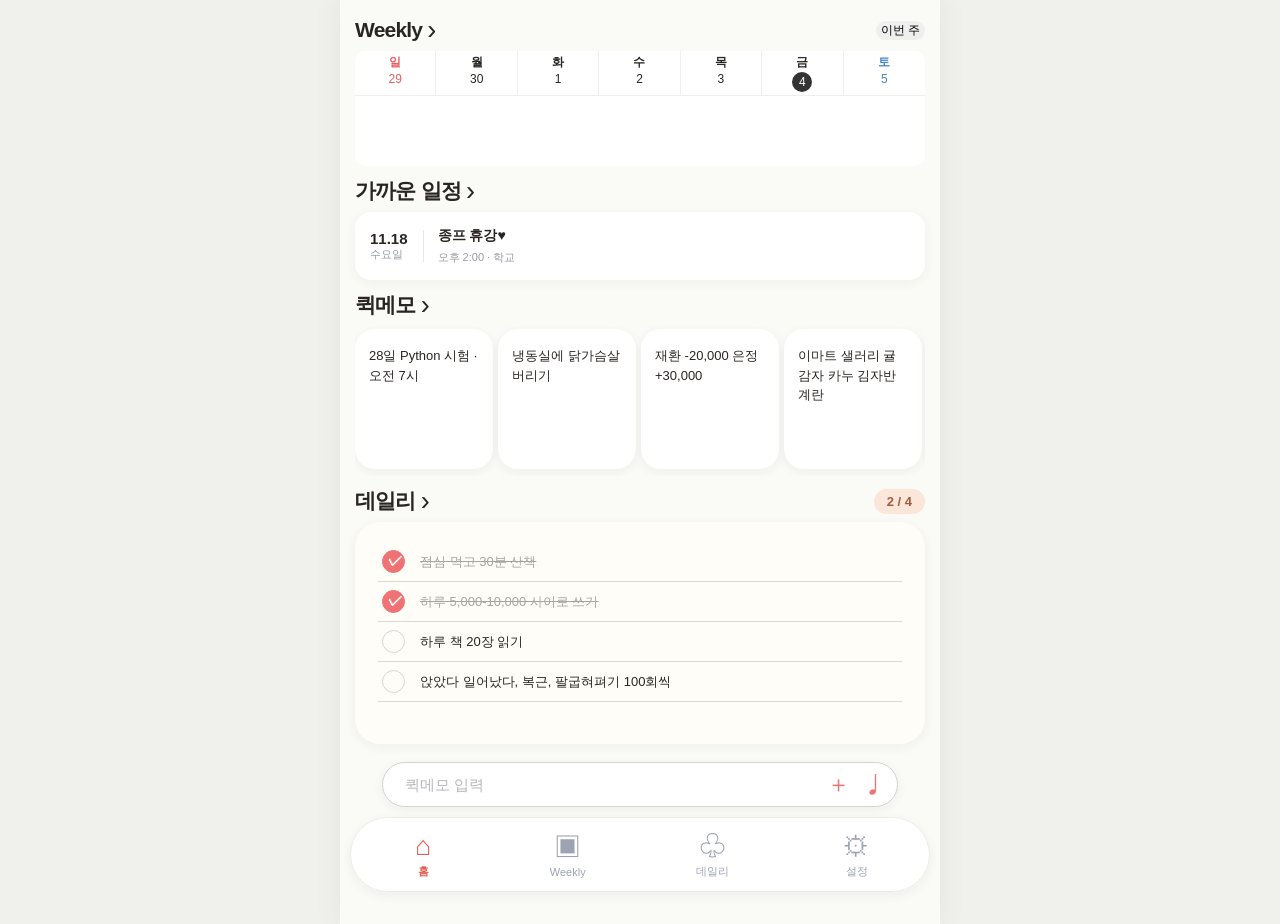
<file: index.html>
<!DOCTYPE html>
<html lang="ko">
<head>
  <meta charset="UTF-8">
  <meta name="viewport" content="width=device-width, initial-scale=1.0">
  <meta name="theme-color" content="#FAFAF7">
  <title>좋은습관</title>
  <link rel="stylesheet" href="style.css">
  <link rel="stylesheet" href="https://fonts.googleapis.com/css2?family=Material+Symbols+Outlined:opsz,wght,FILL,GRAD@24,400,0,0" rel="stylesheet" />
</head>
<body>

<div class="app">

  <main class="page-panel" data-page="home">
    <!-- Header -->
    <header class="header">
      <!-- <div class="brand">
        <div class="brand-icon">✎</div>
        <h1>좋은습관</h1>
      </div> -->
    </header>


    <!-- Weekly -->
    <section class="section weekly-section" id="weeklySummary">
      <div class="section-heading">
        <h2>Weekly <span class="arrow">›</span></h2>
        <div class="week-controls">
          <button id="prevWeek" class="round-button">‹</button>
          <button id="currentWeek" class="week-select">이번주</button>
          <button id="nextWeek" class="round-button">›</button>
        </div>
      </div>

      <div class="calendar-card">
        <div class="calendar" id="calendar"></div>
        <div class="calendar-events" id="calendarEvents"></div>
      </div>
    </section>

    <!-- Upcoming Schedule -->
    <section class="section schedule-section">
      <div class="section-heading">
        <h2>가까운 일정 <span class="arrow">›</span></h2>
      </div>
      <div class="schedule-item">
        <div class="schedule-date">
          <strong>11.18</strong>
          <span>수요일</span>
        </div>
        <div class="schedule-info">
          <strong>종프 휴강♥</strong>
          <span>오후 2:00 · 학교</span>
        </div>
      </div>
    </section>

    <!-- Quick Memo -->
    <section class="section quick-section">
      <div class="section-heading">
        <h2>퀵메모 <span class="arrow">›</span></h2>
      </div>
      <div class="memo-list" id="memoList"></div>
    </section>
    
    <!-- Daily Habit -->
    <section class="section habit-section">
      <div class="section-heading">
        <h2>데일리 <span class="arrow">›</span></h2>
        <span class="progress-count" id="progressCount">2 / 4</span>
      </div>

      <div class="habit-card">
        <div class="habit-list" id="habitList"></div>
        <button class="add-habit" id="addHabit" aria-label="습관 추가"></button>
      </div>
    </section>
  </main>

  <main class="page-panel weekly-detail-page" data-page="weekly">
    <section class="section weekly-detail-section">
      <div class="section-heading">
        <h2>월간 달력</h2>
        <div class="week-controls">
          <button class="round-button month-nav-button" id="prevMonth" aria-label="지난 달">‹</button>
          <button class="week-select" id="monthLabel" aria-live="polite"></button>
          <button class="round-button month-nav-button" id="nextMonth" aria-label="다음 달">›</button>
          <button class="week-select" id="goToToday">오늘</button>
        </div>
      </div>

      <div class="calendar-card">
        <div class="month-weekdays" aria-hidden="true">
          <span class="sunday">일</span>
          <span>월</span>
          <span>화</span>
          <span>수</span>
          <span>목</span>
          <span>금</span>
          <span class="saturday">토</span>
        </div>
        <div class="month-calendar-grid" id="monthCalendar"></div>
      </div>
    </section>

    <section class="section weekly-agenda">
      <div class="section-heading">
        <h2>주간 일정</h2>
      </div>
      <div id="weeklyScheduleList"></div>
    </section>
  </main>

  <main class="page-panel" data-page="daily">
    <section class="section habit-section">
      <div class="section-heading">
        <h2>데일리</h2>
        <span class="progress-count" id="dailyProgressCount">2 / 4</span>
      </div>

      <div class="habit-card">
        <div class="habit-list" id="dailyHabitList"></div>
        <button class="add-habit" type="button" aria-label="습관 추가"></button>
      </div>
    </section>

    <section class="daily-mission-card" aria-labelledby="dailyMissionTitle">
      <h2 id="dailyMissionTitle">Daily mission</h2>
      <div class="mission-progress-grid" id="missionProgressGrid" aria-label="최근 35일 습관 달성 현황"></div>
      <div class="mission-rewards" aria-label="오늘의 보상">
        <span class="mission-medal" data-reward="1" aria-label="1단계">
          <img src="img/medal-grey.png" data-earned-src="img/bronze.png" alt="">
        </span>
        <span class="mission-medal" data-reward="2" aria-label="2단계">
          <img src="img/medal-grey.png" data-earned-src="img/silver.png" alt="">
        </span>
        <span class="mission-medal" data-reward="3" aria-label="3단계">
          <img src="img/medal-grey.png" data-earned-src="img/gold.png" alt="">
        </span>
        <span class="mission-medal" data-reward="4" aria-label="4단계">
          <img src="img/diamond-grey.png" data-earned-src="img/diamond.png" alt="">
        </span>
        <span class="mission-trophy" aria-label="오늘의 미션 완료">
          <img src="img/trophy-grey.png" data-earned-src="img/trophy.png" alt="">
        </span>
      </div>
    </section>
  </main>

  <main class="page-panel" data-page="settings">
    <section class="section">
      <div class="section-heading"><h2>설정</h2></div>
      <div class="schedule-item">
        <div class="schedule-info"><strong>설정 화면</strong><span>준비 중입니다.</span></div>
      </div>
    </section>
  </main>

  <!-- Bottom Navigation -->
  <nav class="bottom-nav" data-page="home">
    <section class="memo-input">
      <input id="memoInput" type="text" placeholder="퀵메모 입력" maxlength="100">
      <button id="addMemo" aria-label="메모 추가">＋</button>
      <button class="mic-button" aria-label="음성 입력">♩</button>
    </section>
    <div class="nav-items">
      <a class="nav-item" href="#home">
        <span class="nav-icon">⌂</span>
        <span>홈</span>
      </a>
      <a class="nav-item" href="#weekly">
        <span class="nav-icon">▣</span>
        <span>Weekly</span>
      </a>
      <a class="nav-item" href="#daily">
        <span class="nav-icon">♧</span>
        <span>데일리</span>
      </a>
      <a class="nav-item" href="#settings">
        <span class="nav-icon">⚙</span>
        <span>설정</span>
      </a>
    </div>
  </nav>

</div>

<!-- Memo Detail Popup -->
<div class="modal-overlay" id="memoModal">
  <div class="memo-modal">
    <button class="modal-close" id="closeModal">×</button>
    <div class="modal-label">QUICK MEMO</div>

    <textarea id="modalText" placeholder="메모 내용"></textarea>

    <div class="modal-bottom">
      <span class="memo-date" id="modalDate">26.11.18 수</span>
      <label class="todo-label">
        <input type="checkbox" id="todoCheck">
        <span>Todo</span>
      </label>
    </div>

    <div class="audio-player">
      <button id="playAudio">▶</button>
      <div class="audio-track">
        <div class="audio-progress" id="audioProgress"></div>
      </div>
      <span>음성 메모</span>
    </div>

    <button class="save-memo" id="saveMemo">저장</button>
    <button class="delete-memo" id="deleteMemo">닫기</button>
  </div>
</div>

<script src="script.js"></script>
</body>
</html>
</file>
<file: style.css>
:root {
  --bg: #FAFAF7;
  --white: #FFFFFF;
  --text: #292522;
  --sub: #999BA2;
  --line: #E8E7E2;
  --coral: #EF7375;
  --coral-light: #FCE9E3;
  --shadow: 0 3px 12px rgba(40, 35, 30, .055);
}

* {
  box-sizing: border-box;
}

body {
  margin: 0;
  background: #F0F0ED;
  color: var(--text);
  font-family: 'Noto Sans KR', sans-serif;
  font-size: 14px;
}

button, input, textarea {
  font: inherit;
}

button {
  cursor: pointer;
  border: 0;
}

.app {
  width: 100%;
  max-width: 600px;
  min-height: 100dvh;
  margin: auto;
  padding: 15px 15px 170px;
  background: var(--bg);
}

.page-panel {
  display: none;
}

.page-panel.active {
  display: block;
}

/* Header */

.header {
  display: flex;
  justify-content: end;
  align-items: center;
}

.brand {
  display: flex;
  align-items: center;
  gap: 13px;
}

.brand-icon {
  width: 56px;
  height: 56px;
  border-radius: 15px;
  background: #FBE0D4;
  color: #E64D26;
  display: grid;
  place-items: center;
  font-size: 36px;
  font-weight: 700;
}

.brand h1 {
  font-size: 27px;
  margin: 0;
  font-weight: 800;
  letter-spacing: -1.5px;
}

.icon-button {
  position: relative;
  background: none;
  font-size: 28px;
}

.notification-dot {
  position: absolute;
  top: 0;
  right: -5px;
  background: var(--coral);
  color: white;
  font-size: 10px;
  border-radius: 20px;
  padding: 1px 5px;
}

/* Memo Input */

.memo-input {
  height: 45px;
  border: 1.5px solid #D4D3D0;
  background: white;
  border-radius: 40px;
  display: flex;
  align-items: center;
  padding: 0 5px 0 20px;
  box-shadow: var(--shadow);
  margin-bottom: 0;
  width: 89%;
  justify-self: center;
}

.memo-input input {
  flex: 1;
  width: 0;
  border: none;
  outline: none;
  background: transparent;
  color: var(--text);
  font-size: 15px;
}

.memo-input input::placeholder {
  color: #B6B6BC;
}

.memo-input button {
  background: none;
  color: var(--coral);
  font-size: 23px;
}

.memo-input .mic-button {
  font-size: 24px;
}

/* Sections */

.section {
  margin-bottom: 10px;
}

.section-heading {
  display: flex;
  align-items: center;
  justify-content: space-between;
  margin-bottom: 5px;
}

.section-heading h2 {
  font-size: 21px;
  font-weight: 800;
  letter-spacing: -.8px;
  margin: 0;
}

.arrow {
  font-size: 27px;
  font-weight: 400;
  vertical-align: -2px;
}

.week-controls {
  display: flex;
  align-items: center;
  gap: 5px;
}

.round-button {
  display: none;
  background: transparent;
  color: var(--sub);
  font-size: 21px;
}

.week-select {
  /* border: 1px solid #b9b9b9; */
  border-radius: 30px;
  /* background: #FBE1D8; */
  padding: 1px 5px;
  font-size: 12px;
}

/* Weekly Calendar */

.calendar-card {
  background: #ffffff;
  border-radius: 10px;
  overflow: hidden;
  /* box-shadow: var(--shadow); */
  /* min-height: 190px; */
  /* padding-bottom: 12px; */
}

.calendar {
  display: grid;
  grid-template-columns: repeat(7, 1fr);
  border-bottom: 1px solid #F0EFEC;
}

.calendar-day {
  text-align: center;
  padding: 3px 0 3px;
  border-right: 1px solid #F0EFEC;
  font-size: 12px;
}

.calendar-day:last-child {
  border-right: none;
}

.calendar-day .day-name {
  font-weight: 700;
}

.calendar-day .day-number {
  display: block;
  margin-top: 1px;
}

.calendar-day.sunday {
  color: #E75D65;
}

.calendar-day.saturday {
  color: #4788C9;
}

.calendar-day.today .day-number {
  background: #333;
  color: white;
  border-radius: 50%;
  display: inline-grid;
  place-items: center;
  width: 20px;
  height: 20px;
}

.calendar-events {
  display: grid;
  grid-template-columns: repeat(7, 1fr);
  min-height: 70px;
  padding: 1px;
}

.event-column {
  min-width: 0;
  display: flex;
  flex-direction: column;
  gap: 3px;
}

.event-chip {
  padding: 2px 2px;
  font-size: 10px;
  line-height: 1.45;
  word-break: break-all;
  border-radius: 5px;
  background: #FBE9C5;
}

.event-chip.pink { background: #F9D9DB; }
.event-chip.purple { background: #E7D8F4; }
.event-chip.green { background: #EAF2DA; }
.event-chip.blue { background: #DFEAF7; }

/* Quick Memo */

.quick-section {
  overflow: hidden;
}

.memo-list {
  display: flex;
  gap: 5px;
  overflow-x: auto;
  scroll-snap-type: x mandatory;
  padding: 3px 2px 10px;
  scrollbar-width: none;
  max-height: 150px;
}

.memo-list::-webkit-scrollbar {
  display: none;
}

.memo-card {
  flex: 0 0 138px;
  min-height: 140px;
  background: white;
  border-radius: 20px;
  box-shadow: var(--shadow);
  padding: 17px 14px;
  cursor: pointer;
  scroll-snap-align: start;
  white-space: pre-line;
  font-size: 13px;
  line-height: 1.5;
  overflow: hidden;
  position: relative;
}

.memo-text {
  display: -webkit-box;
  -webkit-box-orient: vertical;
  -webkit-line-clamp: 4;
  overflow: hidden;
  white-space: pre-line;
}

.memo-card:active {
  transform: scale(.98);
}

.memo-card .memo-card-date {
  position: absolute;
  bottom: 10px;
  left: 14px;
  font-size: 10px;
  color: #B4B4B4;
}

.memo-card.add-card {
  display: grid;
  /* width: 100px; */
  place-items: center;
  color: #B7B7B7;
  font-size: 30px;
  border: 1px dashed #DDD;
  background: transparent;
  box-shadow: none;
}

/* Daily Habit */

.habit-section {
  
}

.daily-mission-card {
  display: grid;
  grid-template-columns: minmax(0, 1fr) 46px;
  grid-template-rows: auto 1fr;
  align-items: center;
  gap: 12px 10px;
  min-height: 200px;
  margin: 18px 0 12px;
  padding: 18px 16px;
  border-radius: 25px;
  background: white;
  box-shadow: var(--shadow);
}

.daily-mission-card h2 {
  grid-column: 1 / -1;
  margin: 0;
  text-align: center;
  font-size: 17px;
  font-weight: 800;
}

.mission-progress-grid {
  display: grid;
  grid-template-columns: repeat(7, minmax(0, 1fr));
  gap: 5px;
  width: min(100%, 190px);
  justify-self: center;
}

.mission-day {
  aspect-ratio: 1;
  background: #EEEEEE;
}

.mission-day.level-1 { background: #F7D0C9; }
.mission-day.level-2 { background: #F3A99D; }
.mission-day.level-3 { background: #EF8375; }
.mission-day.level-4 { background: #E9675B; }

.mission-rewards {
  display: flex;
  flex-direction: column;
  align-items: center;
  gap: 6px;
}

.mission-medal {
  display: block;
  width: 42px;
  line-height: 0;
}

.mission-medal img {
  display: block;
  width: 100%;
  height: auto;
}

.mission-trophy {
  display: block;
  width: 42px;
  line-height: 0;
}

.mission-trophy img {
  display: block;
  width: 100%;
  height: auto;
}

.progress-count {
  color: #A35C42;
  background: #FBE6D9;
  padding: 5px 13px;
  border-radius: 20px;
  font-size: 13px;
  font-weight: 700;
}

.habit-card {
  position: relative;
  background: #FFFDF7;
  border-radius: 25px;
  padding: 20px 23px 42px;
  box-shadow: var(--shadow);
  overflow: hidden;
}

.habit-list {
  display: flex;
  flex-direction: column;
}

.habit-item {
  display: flex;
  align-items: center;
  gap: 12px;
  min-height: 40px;
  border-bottom: 1px solid #DAD8D1;
}

.habit-item input {
  appearance: none;
  width: 23px;
  height: 23px;
  flex: 0 0 23px;
  border: 1.5px solid #D4D5D7;
  border-radius: 50%;
  cursor: pointer;
  background: transparent;
  position: relative;
}

.habit-item input:checked {
  background: var(--coral);
  border-color: var(--coral);
}

.habit-item input:checked::after {
  content: "✓";
  color: white;
  position: absolute;
  left: 5px;
  top: 0;
  font-size: 15px;
  font-weight: 700;
}

.habit-item span {
  flex: 1;
  font-size: 13px;
  padding: 10px 0;
}

.habit-item.done span {
  color: #A7A5A0;
  text-decoration: line-through;
}

.add-habit {
  position: absolute;
  right: 8px;
  bottom: 5px;
  background: none;
  color: #D9D6C9;
  font-size: 23px;
}

/* Schedule */

.schedule-item {
  display: flex;
  align-items: center;
  gap: 14px;
  background: white;
  padding: 15px;
  border-radius: 16px;
  box-shadow: var(--shadow);
}

.schedule-date {
  display: flex;
  flex-direction: column;
  border-right: 1px solid var(--line);
  padding-right: 15px;
}

.schedule-date strong {
  font-size: 15px;
}

.schedule-date span,
.schedule-info span {
  color: var(--sub);
  font-size: 11px;
}

.schedule-info {
  display: flex;
  flex-direction: column;
  gap: 5px;
}

/* Bottom Navigation */

.bottom-nav {
  position: fixed;
  z-index: 20;
  bottom: 0;
  left: 50%;
  transform: translateX(-50%);
  width: 100%;
  max-width: 600px;
  height: calc(150px + env(safe-area-inset-bottom));
  padding: 12px 10px calc(8px + env(safe-area-inset-bottom));
  background: transparent;
  display: grid;
  grid-template-rows: 45px 1fr;
  gap: 10px;
}

.nav-items {
  display: grid;
  grid-template-columns: repeat(4, minmax(0, 1fr));
  align-items: center;
  min-height: 65px;
  border: 1px solid #ECEBE8;
  border-radius: 50px;
  background: rgba(255, 255, 255, .97);
  box-shadow: var(--shadow);
}

.nav-item {
  background: transparent;
  color: #9DA3B0;
  text-decoration: none;
  min-width: 0;
  width: 100%;
  height: 65px;
  display: flex;
  flex-direction: column;
  align-items: center;
  justify-content: center;
  gap: 2px;
  font-size: 11px;
}

.weekly-page {
  padding-bottom: 110px;
}

.weekly-page-header {
  display: flex;
  align-items: center;
  justify-content: space-between;
  margin-bottom: 24px;
  color: var(--sub);
  font-size: 11px;
  letter-spacing: 1.2px;
}

.weekly-back {
  color: var(--text);
  font-size: 14px;
  font-weight: 600;
  letter-spacing: 0;
  text-decoration: none;
}

.weekly-detail-section {
  margin-top: 12px;
}

.weekly-detail-page {
}

.month-nav-button {
  display: grid;
  place-items: center;
  width: 28px;
  height: 28px;
  border-radius: 50%;
  font-size: 20px;
}

.month-weekdays,
.month-calendar-grid {
  display: grid;
  grid-template-columns: repeat(7, minmax(0, 1fr));
}

.month-weekdays {
  padding: 15px 4px 15px;
  color: var(--sub);
  text-align: center;
  font-size: 12px;
  font-weight: 700;
  border-bottom: 1px solid #F0EFEC;
}

.month-weekdays .sunday,
.month-day.sunday {
  color: #E75D65;
}

.month-weekdays .saturday,
.month-day.saturday {
  color: #4788C9;
}

.month-day {
  min-width: 0;
  height: 48px;
  padding: 4px 0;
  background: transparent;
  color: var(--text);
  display: flex;
  flex-direction: column;
  align-items: center;
  justify-content: flex-start;
  gap: 2px;
}

.month-day-number {
  width: 28px;
  height: 28px;
  border-radius: 50%;
  display: grid;
  place-items: center;
  font-size: 13px;
}

.month-day.today .month-day-number {
  background: #e95052;
  color: white;
}

.month-day.selected:not(.today) .month-day-number {
  outline: 1px solid var(--coral);
}

.month-day.outside-month {
  color: #C9C8C5;
}

.month-event-dot {
  width: 5px;
  height: 5px;
  border-radius: 50%;
  background: #EF7375;
}

.schedule-empty {
  margin: 0;
  padding: 16px;
  border-radius: 14px;
  background: white;
  color: var(--sub);
  text-align: center;
  box-shadow: var(--shadow);
}

.weekly-agenda .schedule-item {
  margin-bottom: 8px;
}

.weekly-agenda .schedule-item.past {
  background: #FAFAF7;
  color: #A5A5A5;
  box-shadow: none;
}

.weekly-agenda .schedule-item.past .schedule-date span,
.weekly-agenda .schedule-item.past .schedule-info span {
  color: #BDBDBD;
}

.weekly-add-button {
  padding: 6px 10px;
  border-radius: 20px;
  background: var(--coral-light);
  color: var(--coral);
  font-size: 12px;
}

.weekly-bottom-nav {
  height: calc(86px + env(safe-area-inset-bottom));
  padding: 4px 16px calc(4px + env(safe-area-inset-bottom));
  grid-template-rows: 1fr;
}

.nav-icon {
  font-size: 27px;
  line-height: 1.2;
}

.nav-item.active {
  color: #E45D4F;
  font-weight: 700;
}

.weekly-link {
  color: #9DA3B0;
  font-weight: 700;
  text-decoration: none;
}

/* Memo Modal */

.modal-overlay {
  display: none;
  position: fixed;
  inset: 0;
  background: rgba(25,25,25,.45);
  z-index: 50;
  justify-content: center;
  align-items: center;
  padding: 20px;
}

.modal-overlay.open {
  display: flex;
}

.memo-modal {
  position: relative;
  width: 100%;
  max-width: 390px;
  min-height: 480px;
  background: white;
  border-radius: 28px;
  padding: 30px;
  box-shadow: 0 10px 40px rgba(0,0,0,.15);
  display: flex;
  flex-direction: column;
}

.modal-close {
  position: absolute;
  top: 12px;
  right: 17px;
  background: transparent;
  color: #AAA;
  font-size: 25px;
}

.modal-label {
  text-align: center;
  color: var(--coral);
  font-size: 11px;
  margin-bottom: 15px;
}

.memo-modal textarea {
  flex: 1;
  width: 100%;
  min-height: 230px;
  resize: none;
  border: none;
  outline: none;
  font-size: 19px;
  line-height: 1.6;
  color: var(--text);
}

.modal-bottom {
  display: flex;
  justify-content: space-between;
  align-items: center;
  color: #B6B6B6;
  font-size: 12px;
}

.todo-label {
  display: flex;
  align-items: center;
  gap: 5px;
}

.audio-player {
  display: flex;
  align-items: center;
  gap: 10px;
  margin-top: 20px;
  color: #AAA;
  font-size: 11px;
}

.audio-player button {
  width: 28px;
  height: 28px;
  border-radius: 50%;
  color: white;
  background: var(--coral);
}

.audio-track {
  flex: 1;
  height: 4px;
  border-radius: 10px;
  background: #EEE;
}

.audio-progress {
  height: 100%;
  width: 25%;
  background: var(--coral);
  border-radius: 10px;
}

.save-memo {
  margin-top: 20px;
  background: var(--coral);
  color: white;
  border-radius: 12px;
  padding: 12px;
}

.delete-memo {
  background: none;
  color: #AAA;
  margin-top: 10px;
  font-size: 12px;
}

@media (min-width: 600px) {
  .app {
    box-shadow: 0 0 30px rgba(0,0,0,.06);
  }
}

@media (max-width: 380px) {
  .app {
    padding-left: 16px;
    padding-right: 16px;
  }

  .memo-card {
    flex-basis: 125px;
  }

  .habit-card {
    margin: 0 4px;
    padding-left: 16px;
    padding-right: 16px;
  }
}
</file>
